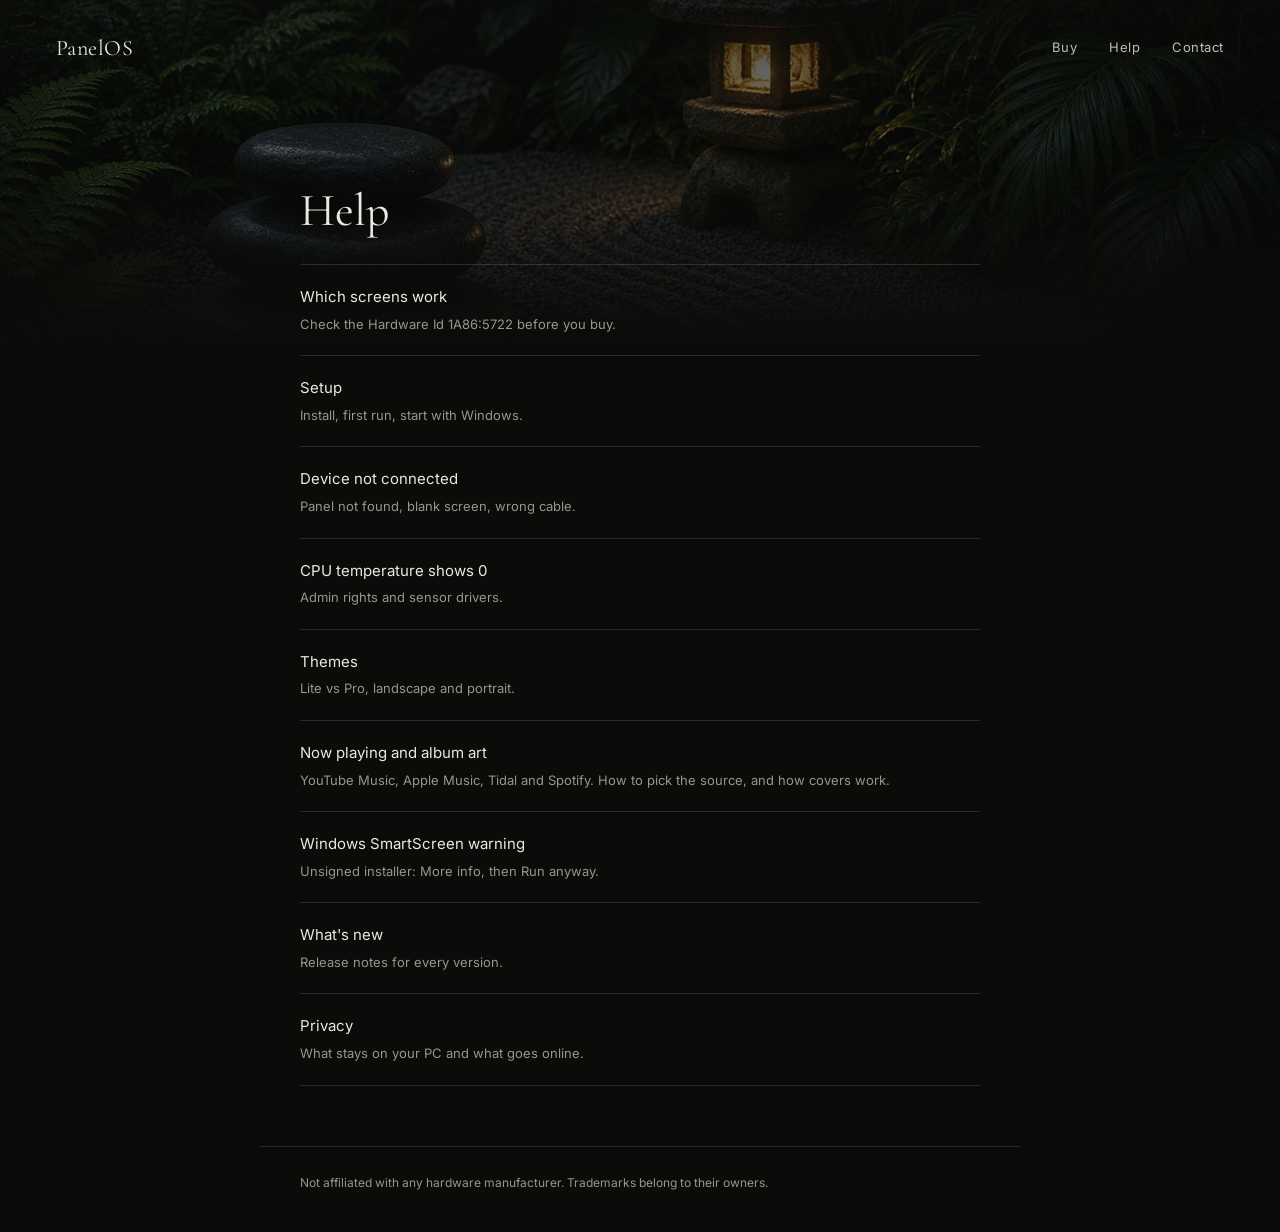
<file: help/index.html>
<!DOCTYPE html>
<html lang="en">
<head>
  <meta charset="utf-8" />
  <meta name="viewport" content="width=device-width, initial-scale=1" />
  <title>Help | PanelOS</title>
  <meta name="description" content="Setup, screen connection, CPU temperature, themes, clock, weather and now playing for PanelOS on 3.5-inch USB PC screens." />
  <meta name="theme-color" content="#0b0b0a" />
  <link rel="stylesheet" href="help.css?v=20261016" />
  <link rel="preconnect" href="https://fonts.googleapis.com" />
  <link href="https://fonts.googleapis.com/css2?family=Cormorant+Garamond:wght@400;500&family=Inter:wght@400;500&display=swap" rel="stylesheet" />
</head>
<body>
<header class="top">
  <a class="name" href="../">PanelOS</a>
  <nav>
    <a href="../get-pro.html">Buy</a>
    <a href="./">Help</a>
    <a href="../#contact">Contact</a>
  </nav>
</header>
<main>
  <section class="help-list">
    <h1>Help</h1>
    <ul>
      <li><a href="compatible-screens.html">Which screens work<span>Check the Hardware Id 1A86:5722 before you buy.</span></a></li>
      <li><a href="setup.html">Setup<span>Install, first run, start with Windows.</span></a></li>
      <li><a href="device-not-connected.html">Device not connected<span>Panel not found, blank screen, wrong cable.</span></a></li>
      <li><a href="cpu-temperature-zero.html">CPU temperature shows 0<span>Admin rights and sensor drivers.</span></a></li>
      <li><a href="themes.html">Themes<span>Lite vs Pro, landscape and portrait.</span></a></li>
      <li><a href="spotify.html">Now playing and album art<span>YouTube Music, Apple Music, Tidal and Spotify. How to pick the source, and how covers work.</span></a></li>
      <li><a href="smartscreen.html">Windows SmartScreen warning<span>Unsigned installer: More info, then Run anyway.</span></a></li>
      <li><a href="whats-new.html">What's new<span>Release notes for every version.</span></a></li>
      <li><a href="privacy.html">Privacy<span>What stays on your PC and what goes online.</span></a></li>
    </ul>
  </section>
</main>
<footer class="foot">
  <p class="legal">Not affiliated with any hardware manufacturer. Trademarks belong to their owners.</p>
</footer>
</body>
</html>
</file>
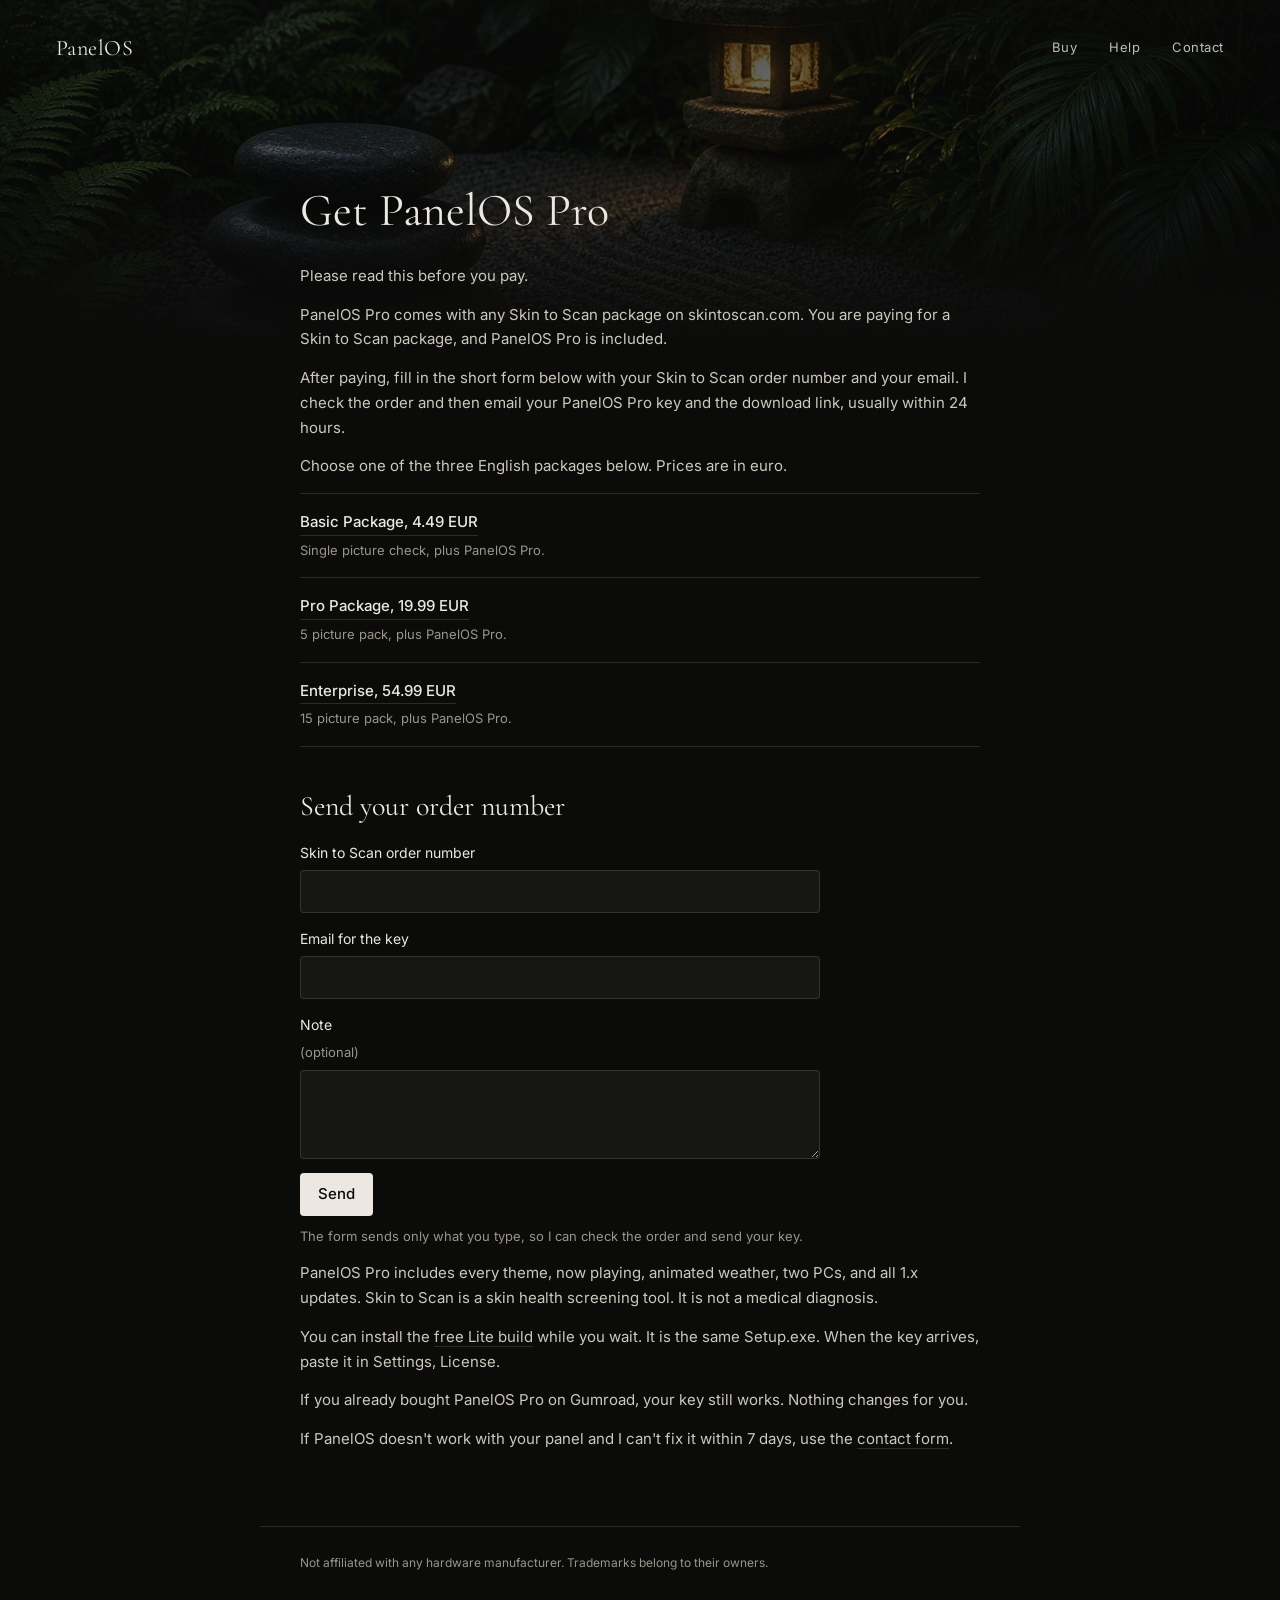
<file: get-pro.html>
<!DOCTYPE html>
<html lang="en">
<head>
  <meta charset="utf-8" />
  <meta name="viewport" content="width=device-width, initial-scale=1" />
  <title>Get PanelOS Pro</title>
  <meta name="description" content="PanelOS Pro comes with any Skin to Scan package. Read this before you pay, then choose Basic, Pro or Enterprise on skintoscan.com." />
  <link rel="canonical" href="https://emirmrkaljevic.github.io/panelos-site/get-pro.html" />
  <meta name="theme-color" content="#0b0b0a" />
  <link rel="stylesheet" href="help/help.css?v=20261128" />
  <link rel="preconnect" href="https://fonts.googleapis.com" />
  <link href="https://fonts.googleapis.com/css2?family=Cormorant+Garamond:wght@400;500&family=Inter:wght@400;500&display=swap" rel="stylesheet" />
</head>
<body>
<header class="top">
  <a class="name" href="./">PanelOS</a>
  <nav>
    <a href="get-pro.html">Buy</a>
    <a href="help/">Help</a>
    <a href="./#contact">Contact</a>
  </nav>
</header>
<main>
  <section class="article">
    <h1>Get PanelOS Pro</h1>
    <p>Please read this before you pay.</p>
    <p>PanelOS Pro comes with any Skin to Scan package on skintoscan.com. You are paying for a Skin to Scan package, and PanelOS Pro is included.</p>
    <p>After paying, fill in the short form below with your Skin to Scan order number and your email. I check the order and then email your PanelOS Pro key and the download link, usually within 24 hours.</p>
    <p>Choose one of the three English packages below. Prices are in euro.</p>
    <ul class="packages">
      <li>
        <a href="https://skintoscan.com/cart/?add-to-cart=138">Basic Package, 4.49 EUR</a>
        <span>Single picture check, plus PanelOS Pro.</span>
      </li>
      <li>
        <a href="https://skintoscan.com/cart/?add-to-cart=139">Pro Package, 19.99 EUR</a>
        <span>5 picture pack, plus PanelOS Pro.</span>
      </li>
      <li>
        <a href="https://skintoscan.com/cart/?add-to-cart=140">Enterprise, 54.99 EUR</a>
        <span>15 picture pack, plus PanelOS Pro.</span>
      </li>
    </ul>
    <h2 id="order">Send your order number</h2>
    <form id="pro-order" class="order-form" action="https://formsubmit.co/0cdc159656993734f401feae6f3fddb1" method="POST">
      <input type="hidden" name="_subject" value="PanelOS Pro order" />
      <input type="hidden" name="_template" value="table" />
      <input type="hidden" name="_captcha" value="false" />
      <div class="hp" aria-hidden="true">
        <label>Leave this empty <input type="text" name="_honey" tabindex="-1" autocomplete="off" /></label>
      </div>
      <label>Skin to Scan order number <input type="text" name="order" required maxlength="40" autocomplete="off" /></label>
      <label>Email for the key <input type="email" name="email" required maxlength="120" autocomplete="email" /></label>
      <label>Note <span class="opt">(optional)</span> <textarea name="note" rows="3" maxlength="600"></textarea></label>
      <p class="form-row">
        <button type="submit">Send</button>
        <span class="status" id="po-status" role="status" aria-live="polite"></span>
      </p>
    </form>
    <p class="small">The form sends only what you type, so I can check the order and send your key.</p>
    <p>PanelOS Pro includes every theme, now playing, animated weather, two PCs, and all 1.x updates. Skin to Scan is a skin health screening tool. It is not a medical diagnosis.</p>
    <p>You can install the <a href="https://github.com/emirmrkaljevic/panelos-site/releases/latest/download/PanelOS-Setup.exe">free Lite build</a> while you wait. It is the same Setup.exe. When the key arrives, paste it in Settings, License.</p>
    <p>If you already bought PanelOS Pro on Gumroad, your key still works. Nothing changes for you.</p>
    <p>If PanelOS doesn't work with your panel and I can't fix it within 7 days, use the <a href="./#contact">contact form</a>.</p>
  </section>
</main>
<footer class="foot">
  <p class="legal">Not affiliated with any hardware manufacturer. Trademarks belong to their owners.</p>
</footer>
<script>
(function () {
  var form = document.getElementById('pro-order');
  if (!form) return;
  var status = document.getElementById('po-status');
  var button = form.querySelector('button[type="submit"]');
  function say(msg, kind) { status.textContent = msg; status.className = 'status ' + (kind || ''); }
  form.addEventListener('submit', function (e) {
    e.preventDefault();
    say('');
    if (form.elements._honey.value) { form.reset(); say('Thanks, sent.', 'ok'); return; }
    if (!form.checkValidity()) { say('Please add your order number and a valid email.', 'err'); return; }
    var endpoint = form.getAttribute('action').replace('formsubmit.co/', 'formsubmit.co/ajax/');
    if (/FORMSUBMIT_ALIAS/.test(endpoint)) { say("The form isn't connected yet. Please use the contact form.", 'err'); return; }
    button.disabled = true; say('Sending...');
    fetch(endpoint, { method: 'POST', body: new FormData(form), headers: { Accept: 'application/json' } })
      .then(function (r) { return r.json().catch(function () { return {}; }).then(function (j) { return { ok: r.ok, j: j }; }); })
      .then(function (res) {
        if (res.ok && String(res.j.success) !== 'false') { form.reset(); say("Thanks, sent. I'll email your key after I check the order.", 'ok'); }
        else { say('Not sent. Please try again or use the contact form.', 'err'); }
      })
      .catch(function () { say('Not sent. Check your connection and try again.', 'err'); })
      .then(function () { button.disabled = false; });
  });
})();
</script>
</body>
</html>
</file>
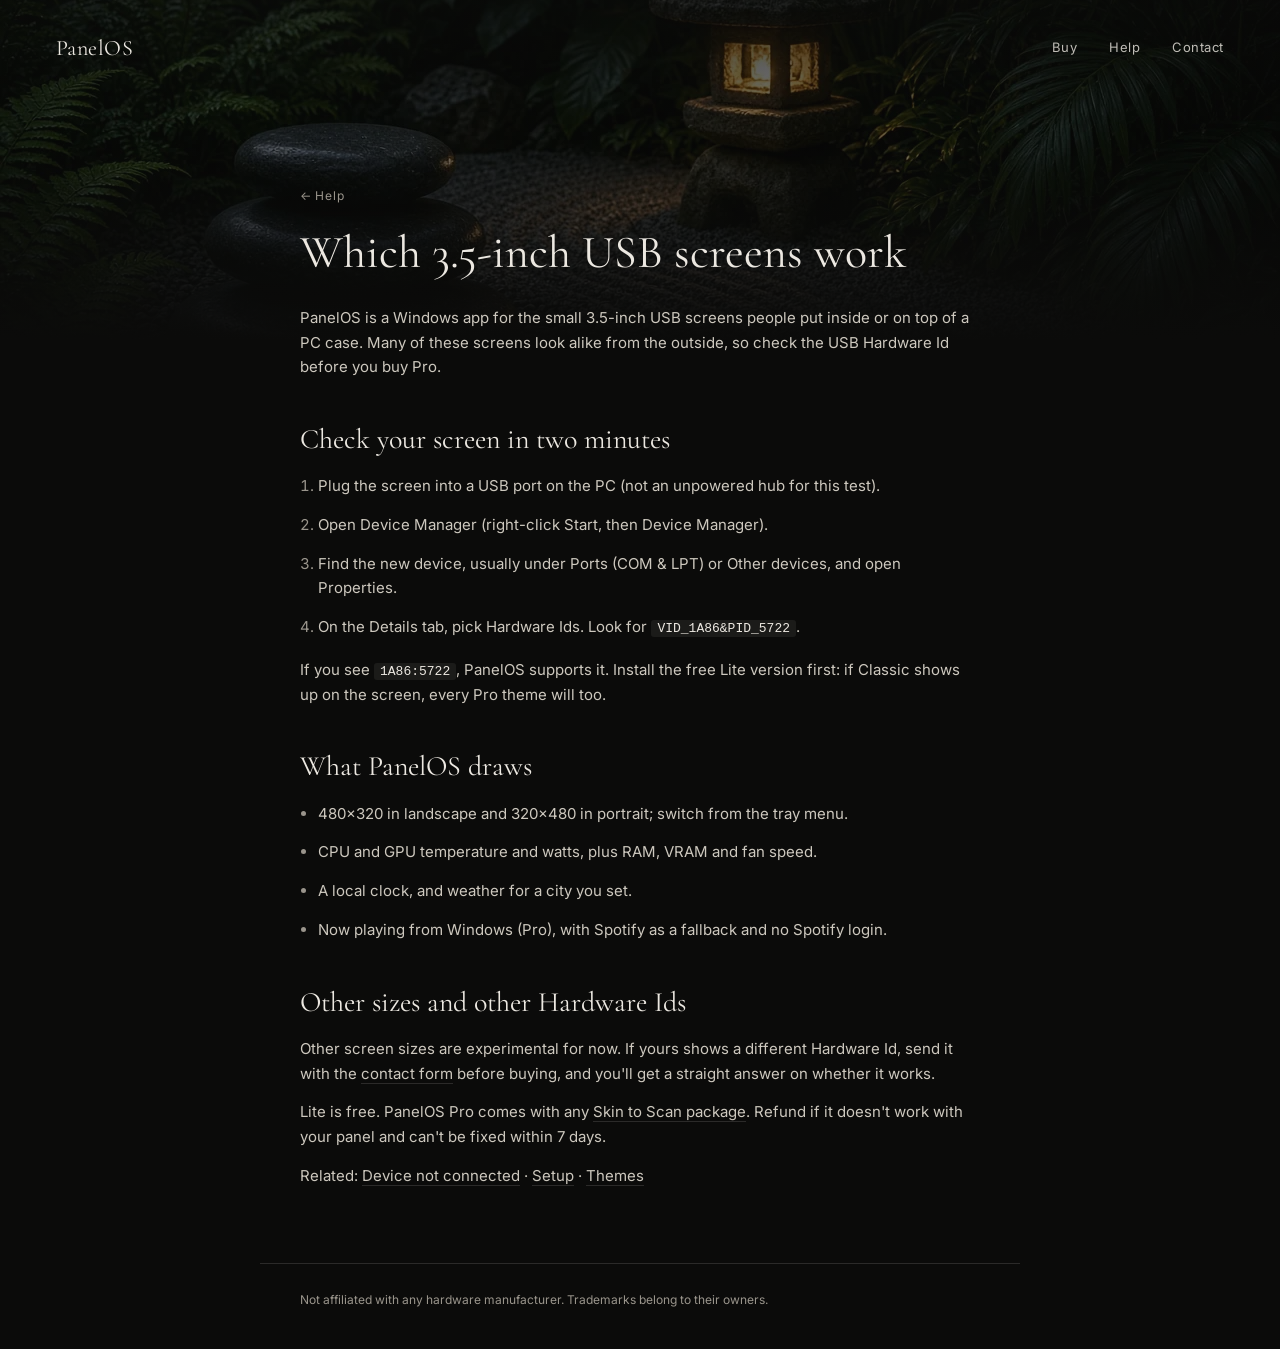
<file: help/compatible-screens.html>
<!DOCTYPE html>
<html lang="en">
<head>
  <meta charset="utf-8" />
  <meta name="viewport" content="width=device-width, initial-scale=1" />
  <title>Which 3.5-inch USB screens work with PanelOS | PanelOS Help</title>
  <meta name="description" content="How to check if your 3.5-inch USB PC screen works with PanelOS: find the Hardware Id 1A86:5722 in Windows Device Manager, landscape 480x320 or portrait 320x480." />
  <link rel="canonical" href="https://emirmrkaljevic.github.io/panelos-site/help/compatible-screens.html" />
  <meta name="theme-color" content="#0b0b0a" />
  <link rel="stylesheet" href="help.css?v=20261016" />
  <link rel="preconnect" href="https://fonts.googleapis.com" />
  <link href="https://fonts.googleapis.com/css2?family=Cormorant+Garamond:wght@400;500&family=Inter:wght@400;500&display=swap" rel="stylesheet" />
</head>
<body>
<header class="top">
  <a class="name" href="../">PanelOS</a>
  <nav>
    <a href="../get-pro.html">Buy</a>
    <a href="./">Help</a>
    <a href="../#contact">Contact</a>
  </nav>
</header>
<main>
  <section class="article">
    <p class="crumb"><a class="back" href="./">← Help</a></p>
    <h1>Which 3.5-inch USB screens work</h1>
    <p>PanelOS is a Windows app for the small 3.5-inch USB screens people put inside or on top of a PC case. Many of these screens look alike from the outside, so check the USB Hardware Id before you buy Pro.</p>
    <h2>Check your screen in two minutes</h2>
    <ol>
      <li>Plug the screen into a USB port on the PC (not an unpowered hub for this test).</li>
      <li>Open Device Manager (right-click Start, then Device Manager).</li>
      <li>Find the new device, usually under Ports (COM &amp; LPT) or Other devices, and open Properties.</li>
      <li>On the Details tab, pick Hardware Ids. Look for <code>VID_1A86&amp;PID_5722</code>.</li>
    </ol>
    <p>If you see <code>1A86:5722</code>, PanelOS supports it. Install the free Lite version first: if Classic shows up on the screen, every Pro theme will too.</p>
    <h2>What PanelOS draws</h2>
    <ul>
      <li>480×320 in landscape and 320×480 in portrait; switch from the tray menu.</li>
      <li>CPU and GPU temperature and watts, plus RAM, VRAM and fan speed.</li>
      <li>A local clock, and weather for a city you set.</li>
      <li>Now playing from Windows (Pro), with Spotify as a fallback and no Spotify login.</li>
    </ul>
    <h2>Other sizes and other Hardware Ids</h2>
    <p>Other screen sizes are experimental for now. If yours shows a different Hardware Id, send it with the <a href="../#contact">contact form</a> before buying, and you'll get a straight answer on whether it works.</p>
    <p>Lite is free. PanelOS Pro comes with any <a href="../get-pro.html">Skin to Scan package</a>. Refund if it doesn't work with your panel and can't be fixed within 7 days.</p>
    <p>Related: <a href="device-not-connected.html">Device not connected</a> · <a href="setup.html">Setup</a> · <a href="themes.html">Themes</a></p>
  </section>
</main>
<footer class="foot">
  <p class="legal">Not affiliated with any hardware manufacturer. Trademarks belong to their owners.</p>
</footer>
</body>
</html>
</file>
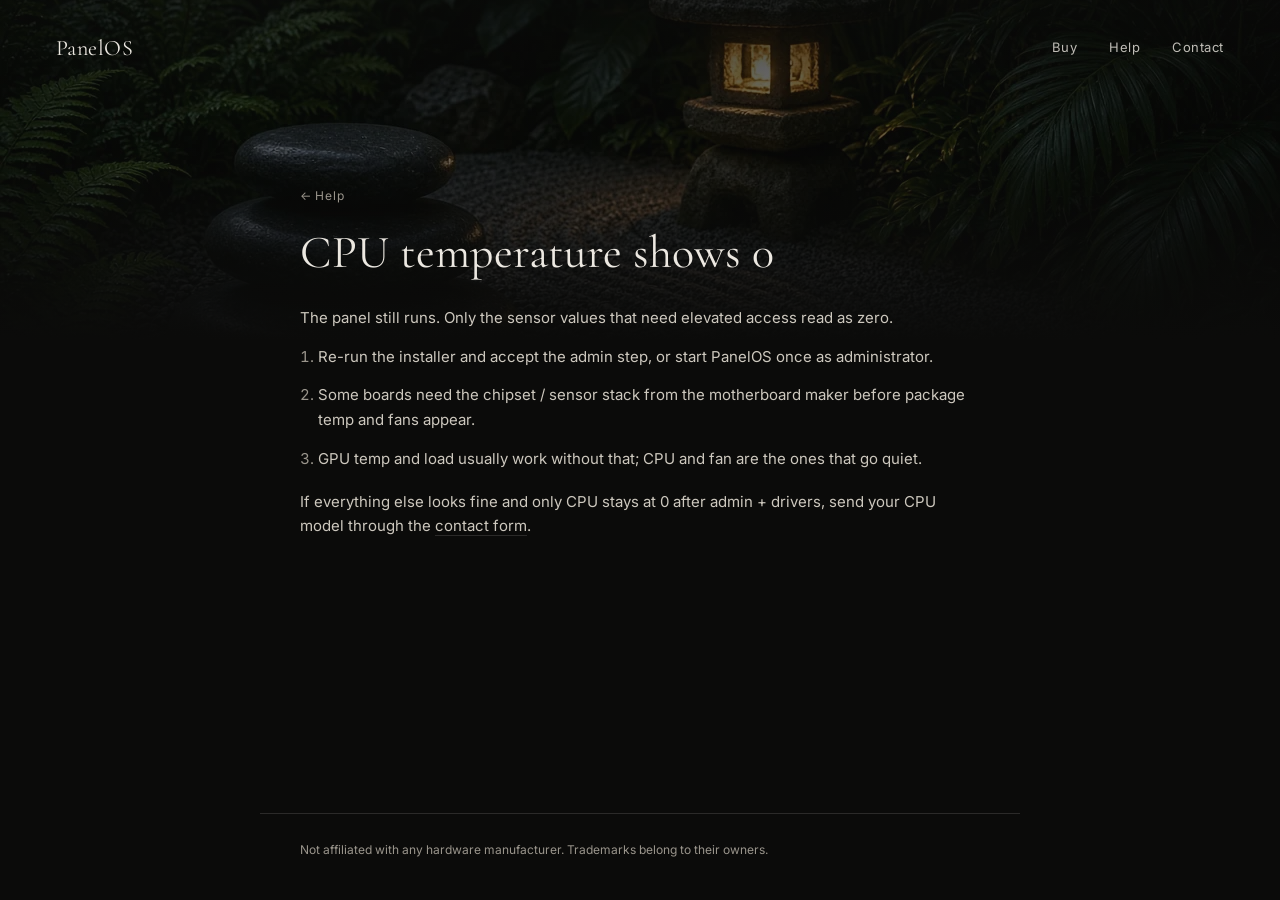
<file: help/cpu-temperature-zero.html>
<!DOCTYPE html>
<html lang="en">
<head>
  <meta charset="utf-8" />
  <meta name="viewport" content="width=device-width, initial-scale=1" />
  <title>CPU temperature shows 0 | PanelOS Help</title>
  <meta name="description" content="Why PanelOS shows CPU temperature 0 and how to fix it with admin rights or a sensor driver." />
  <meta name="theme-color" content="#0b0b0a" />
  <link rel="stylesheet" href="help.css?v=20261016" />
  <link rel="preconnect" href="https://fonts.googleapis.com" />
  <link href="https://fonts.googleapis.com/css2?family=Cormorant+Garamond:wght@400;500&family=Inter:wght@400;500&display=swap" rel="stylesheet" />
</head>
<body>
<header class="top">
  <a class="name" href="../">PanelOS</a>
  <nav>
    <a href="../get-pro.html">Buy</a>
    <a href="./">Help</a>
    <a href="../#contact">Contact</a>
  </nav>
</header>
<main>
  <section class="article">
    <p class="crumb"><a class="back" href="./">← Help</a></p>
    <h1>CPU temperature shows 0</h1>
    <p>The panel still runs. Only the sensor values that need elevated access read as zero.</p>
    <ol>
      <li>Re-run the installer and accept the admin step, or start PanelOS once as administrator.</li>
      <li>Some boards need the chipset / sensor stack from the motherboard maker before package temp and fans appear.</li>
      <li>GPU temp and load usually work without that; CPU and fan are the ones that go quiet.</li>
    </ol>
    <p>If everything else looks fine and only CPU stays at 0 after admin + drivers, send your CPU model through the <a href="../#contact">contact form</a>.</p>
  </section>
</main>
<footer class="foot">
  <p class="legal">Not affiliated with any hardware manufacturer. Trademarks belong to their owners.</p>
</footer>
</body>
</html>
</file>
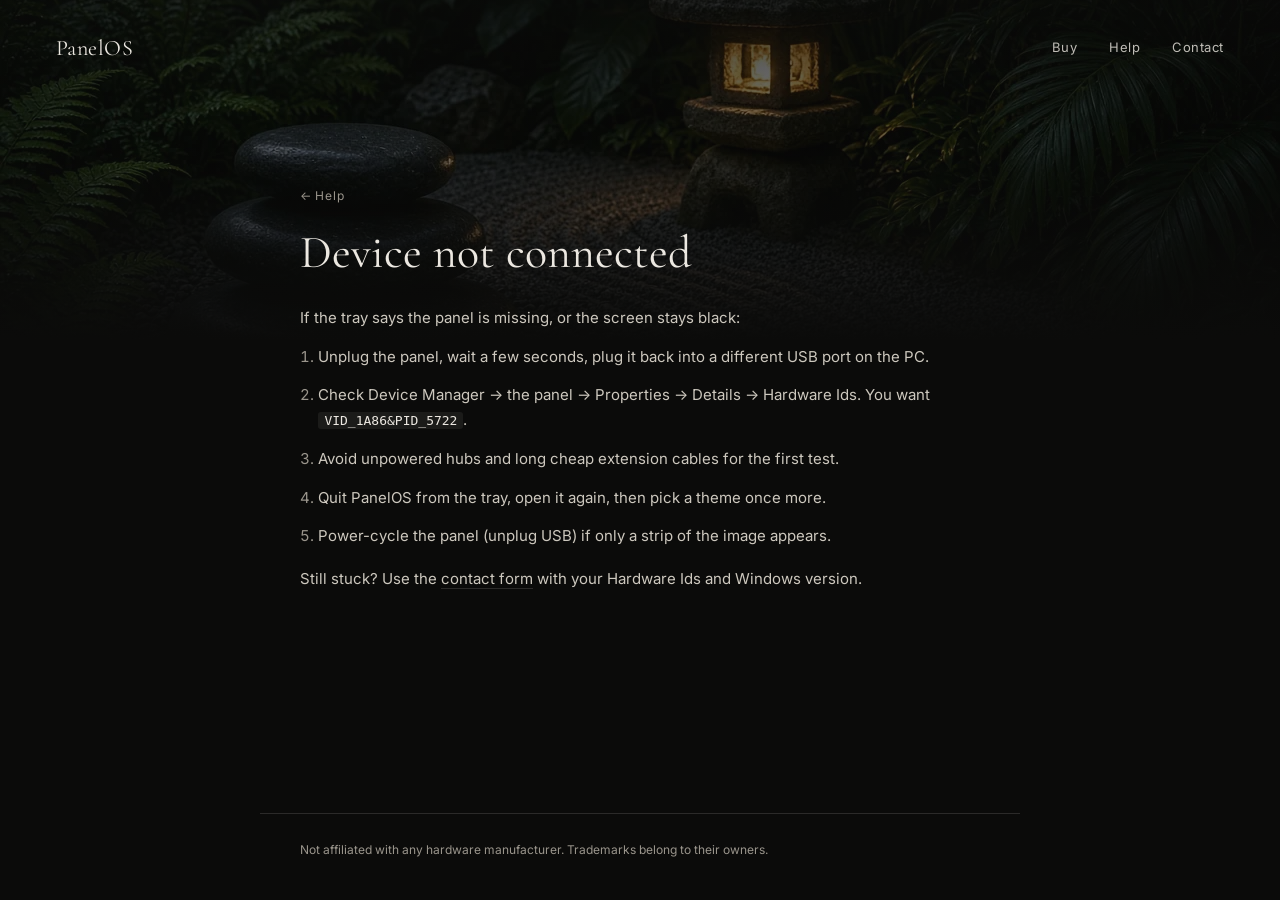
<file: help/device-not-connected.html>
<!DOCTYPE html>
<html lang="en">
<head>
  <meta charset="utf-8" />
  <meta name="viewport" content="width=device-width, initial-scale=1" />
  <title>Device not connected | PanelOS Help</title>
  <meta name="description" content="Fix a blank or missing 3.5-inch USB panel with PanelOS: cable, port, Hardware Ids, and tray reconnect." />
  <meta name="theme-color" content="#0b0b0a" />
  <link rel="stylesheet" href="help.css?v=20261016" />
  <link rel="preconnect" href="https://fonts.googleapis.com" />
  <link href="https://fonts.googleapis.com/css2?family=Cormorant+Garamond:wght@400;500&family=Inter:wght@400;500&display=swap" rel="stylesheet" />
</head>
<body>
<header class="top">
  <a class="name" href="../">PanelOS</a>
  <nav>
    <a href="../get-pro.html">Buy</a>
    <a href="./">Help</a>
    <a href="../#contact">Contact</a>
  </nav>
</header>
<main>
  <section class="article">
    <p class="crumb"><a class="back" href="./">← Help</a></p>
    <h1>Device not connected</h1>
    <p>If the tray says the panel is missing, or the screen stays black:</p>
    <ol>
      <li>Unplug the panel, wait a few seconds, plug it back into a different USB port on the PC.</li>
      <li>Check Device Manager → the panel → Properties → Details → Hardware Ids. You want <code>VID_1A86&amp;PID_5722</code>.</li>
      <li>Avoid unpowered hubs and long cheap extension cables for the first test.</li>
      <li>Quit PanelOS from the tray, open it again, then pick a theme once more.</li>
      <li>Power-cycle the panel (unplug USB) if only a strip of the image appears.</li>
    </ol>
    <p>Still stuck? Use the <a href="../#contact">contact form</a> with your Hardware Ids and Windows version.</p>
  </section>
</main>
<footer class="foot">
  <p class="legal">Not affiliated with any hardware manufacturer. Trademarks belong to their owners.</p>
</footer>
</body>
</html>
</file>
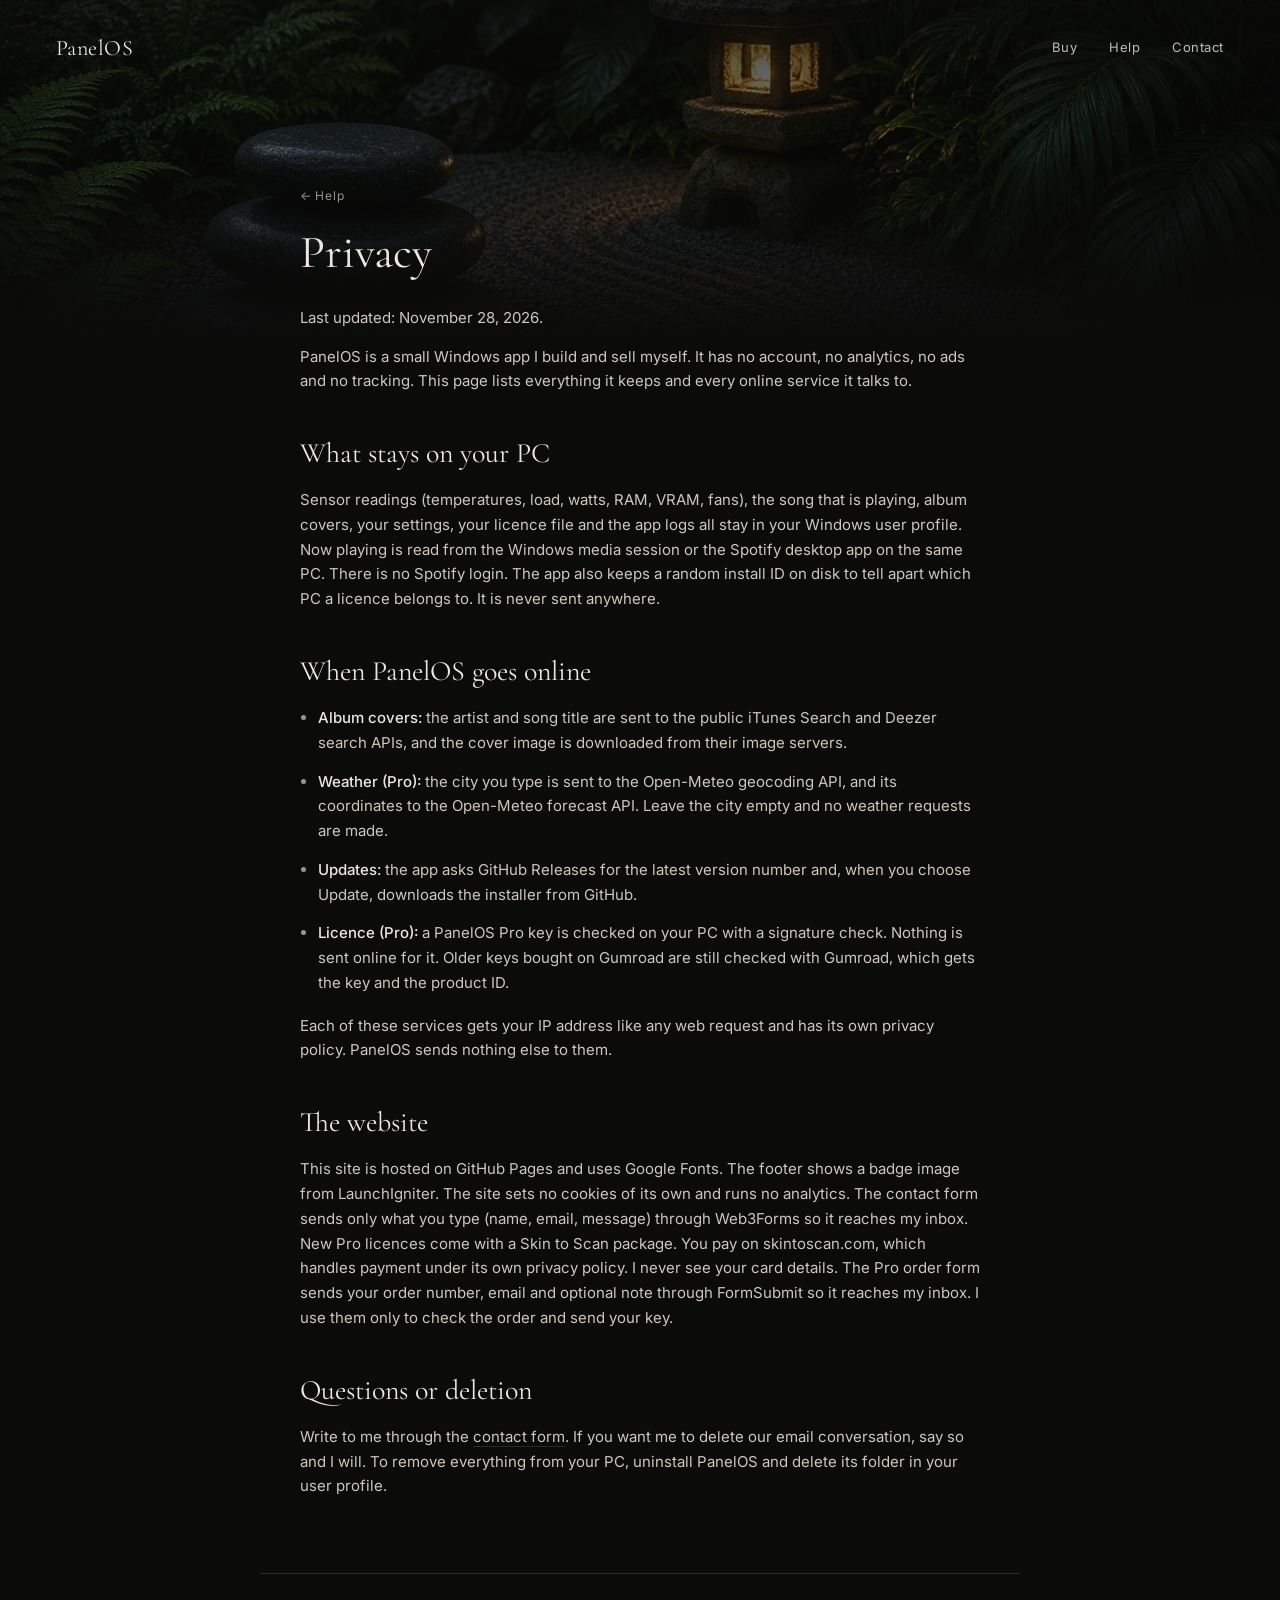
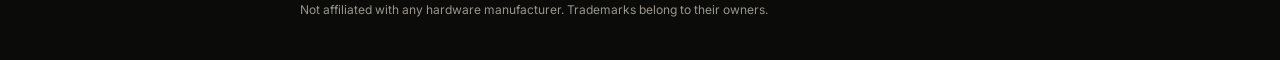
<file: help/privacy.html>
<!DOCTYPE html>
<html lang="en">
<head>
  <meta charset="utf-8" />
  <meta name="viewport" content="width=device-width, initial-scale=1" />
  <title>Privacy | PanelOS</title>
  <meta name="description" content="What PanelOS keeps on your PC, which online services it talks to, and what the website loads." />
  <meta name="theme-color" content="#0b0b0a" />
  <link rel="stylesheet" href="help.css?v=20261016" />
  <link rel="preconnect" href="https://fonts.googleapis.com" />
  <link href="https://fonts.googleapis.com/css2?family=Cormorant+Garamond:wght@400;500&family=Inter:wght@400;500&display=swap" rel="stylesheet" />
</head>
<body>
<header class="top">
  <a class="name" href="../">PanelOS</a>
  <nav>
    <a href="../get-pro.html">Buy</a>
    <a href="./">Help</a>
    <a href="../#contact">Contact</a>
  </nav>
</header>
<main>
  <section class="article">
    <p class="crumb"><a class="back" href="./">← Help</a></p>
    <h1>Privacy</h1>
    <p>Last updated: November 28, 2026.</p>
    <p>PanelOS is a small Windows app I build and sell myself. It has no account, no analytics, no ads and no tracking. This page lists everything it keeps and every online service it talks to.</p>
    <h2>What stays on your PC</h2>
    <p>Sensor readings (temperatures, load, watts, RAM, VRAM, fans), the song that is playing, album covers, your settings, your licence file and the app logs all stay in your Windows user profile. Now playing is read from the Windows media session or the Spotify desktop app on the same PC. There is no Spotify login. The app also keeps a random install ID on disk to tell apart which PC a licence belongs to. It is never sent anywhere.</p>
    <h2>When PanelOS goes online</h2>
    <ul>
      <li><strong>Album covers:</strong> the artist and song title are sent to the public iTunes Search and Deezer search APIs, and the cover image is downloaded from their image servers.</li>
      <li><strong>Weather (Pro):</strong> the city you type is sent to the Open-Meteo geocoding API, and its coordinates to the Open-Meteo forecast API. Leave the city empty and no weather requests are made.</li>
      <li><strong>Updates:</strong> the app asks GitHub Releases for the latest version number and, when you choose Update, downloads the installer from GitHub.</li>
      <li><strong>Licence (Pro):</strong> a PanelOS Pro key is checked on your PC with a signature check. Nothing is sent online for it. Older keys bought on Gumroad are still checked with Gumroad, which gets the key and the product ID.</li>
    </ul>
    <p>Each of these services gets your IP address like any web request and has its own privacy policy. PanelOS sends nothing else to them.</p>
    <h2>The website</h2>
    <p>This site is hosted on GitHub Pages and uses Google Fonts. The footer shows a badge image from LaunchIgniter. The site sets no cookies of its own and runs no analytics. The contact form sends only what you type (name, email, message) through Web3Forms so it reaches my inbox. New Pro licences come with a Skin to Scan package. You pay on skintoscan.com, which handles payment under its own privacy policy. I never see your card details. The Pro order form sends your order number, email and optional note through FormSubmit so it reaches my inbox. I use them only to check the order and send your key.</p>
    <h2>Questions or deletion</h2>
    <p>Write to me through the <a href="../#contact">contact form</a>. If you want me to delete our email conversation, say so and I will. To remove everything from your PC, uninstall PanelOS and delete its folder in your user profile.</p>
  </section>
</main>
<footer class="foot">
  <p class="legal">Not affiliated with any hardware manufacturer. Trademarks belong to their owners.</p>
</footer>
</body>
</html>
</file>
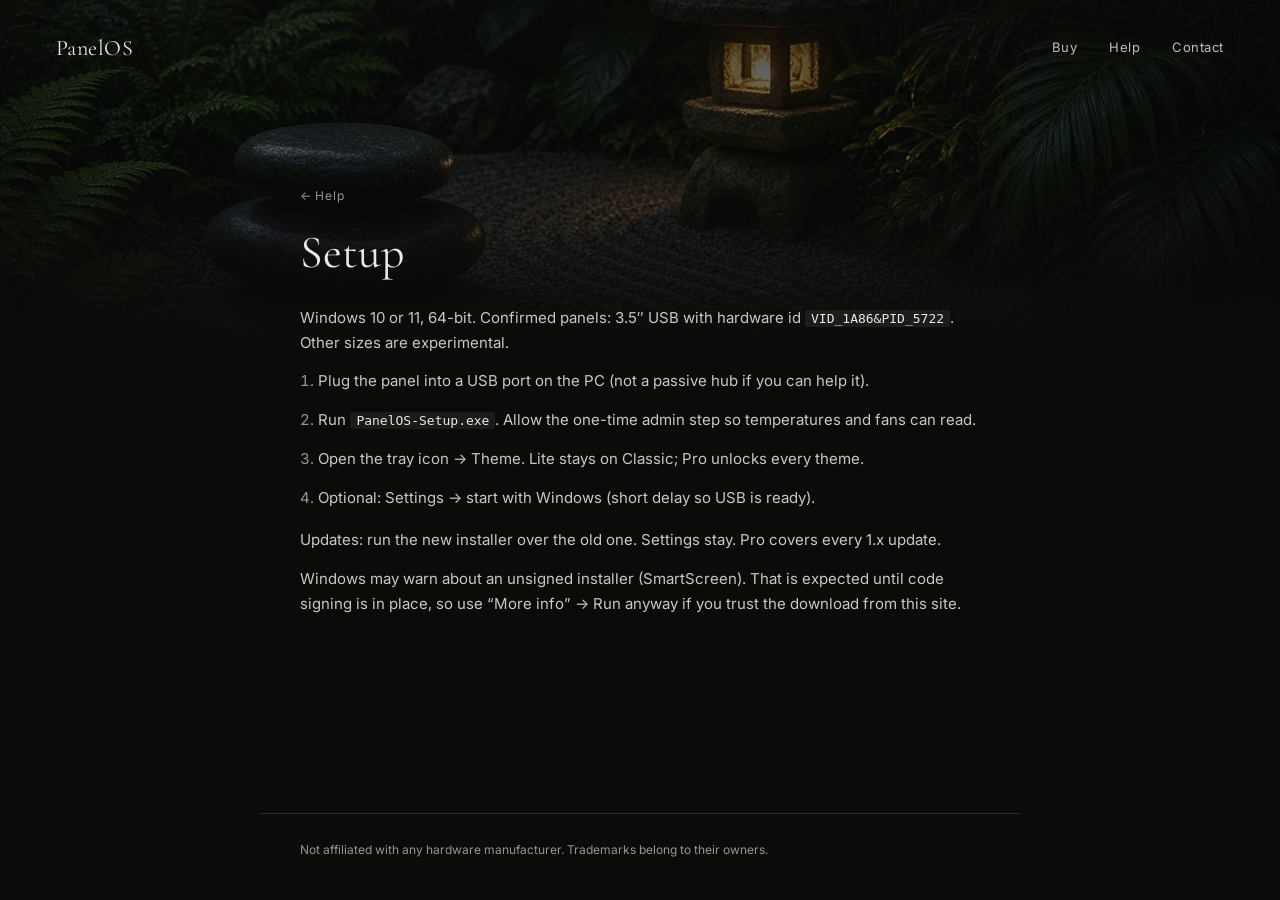
<file: help/setup.html>
<!DOCTYPE html>
<html lang="en">
<head>
  <meta charset="utf-8" />
  <meta name="viewport" content="width=device-width, initial-scale=1" />
  <title>Setup | PanelOS Help</title>
  <meta name="description" content="How to install PanelOS on Windows 10/11 for a 3.5-inch USB PC screen (1A86:5722)." />
  <meta name="theme-color" content="#0b0b0a" />
  <link rel="stylesheet" href="help.css?v=20261016" />
  <link rel="preconnect" href="https://fonts.googleapis.com" />
  <link href="https://fonts.googleapis.com/css2?family=Cormorant+Garamond:wght@400;500&family=Inter:wght@400;500&display=swap" rel="stylesheet" />
</head>
<body>
<header class="top">
  <a class="name" href="../">PanelOS</a>
  <nav>
    <a href="../get-pro.html">Buy</a>
    <a href="./">Help</a>
    <a href="../#contact">Contact</a>
  </nav>
</header>
<main>
  <section class="article">
    <p class="crumb"><a class="back" href="./">← Help</a></p>
    <h1>Setup</h1>
    <p>Windows 10 or 11, 64-bit. Confirmed panels: 3.5″ USB with hardware id <code>VID_1A86&amp;PID_5722</code>. Other sizes are experimental.</p>
    <ol>
      <li>Plug the panel into a USB port on the PC (not a passive hub if you can help it).</li>
      <li>Run <code>PanelOS-Setup.exe</code>. Allow the one-time admin step so temperatures and fans can read.</li>
      <li>Open the tray icon → Theme. Lite stays on Classic; Pro unlocks every theme.</li>
      <li>Optional: Settings → start with Windows (short delay so USB is ready).</li>
    </ol>
    <p>Updates: run the new installer over the old one. Settings stay. Pro covers every 1.x update.</p>
    <p>Windows may warn about an unsigned installer (SmartScreen). That is expected until code signing is in place, so use “More info” → Run anyway if you trust the download from this site.</p>
  </section>
</main>
<footer class="foot">
  <p class="legal">Not affiliated with any hardware manufacturer. Trademarks belong to their owners.</p>
</footer>
</body>
</html>
</file>
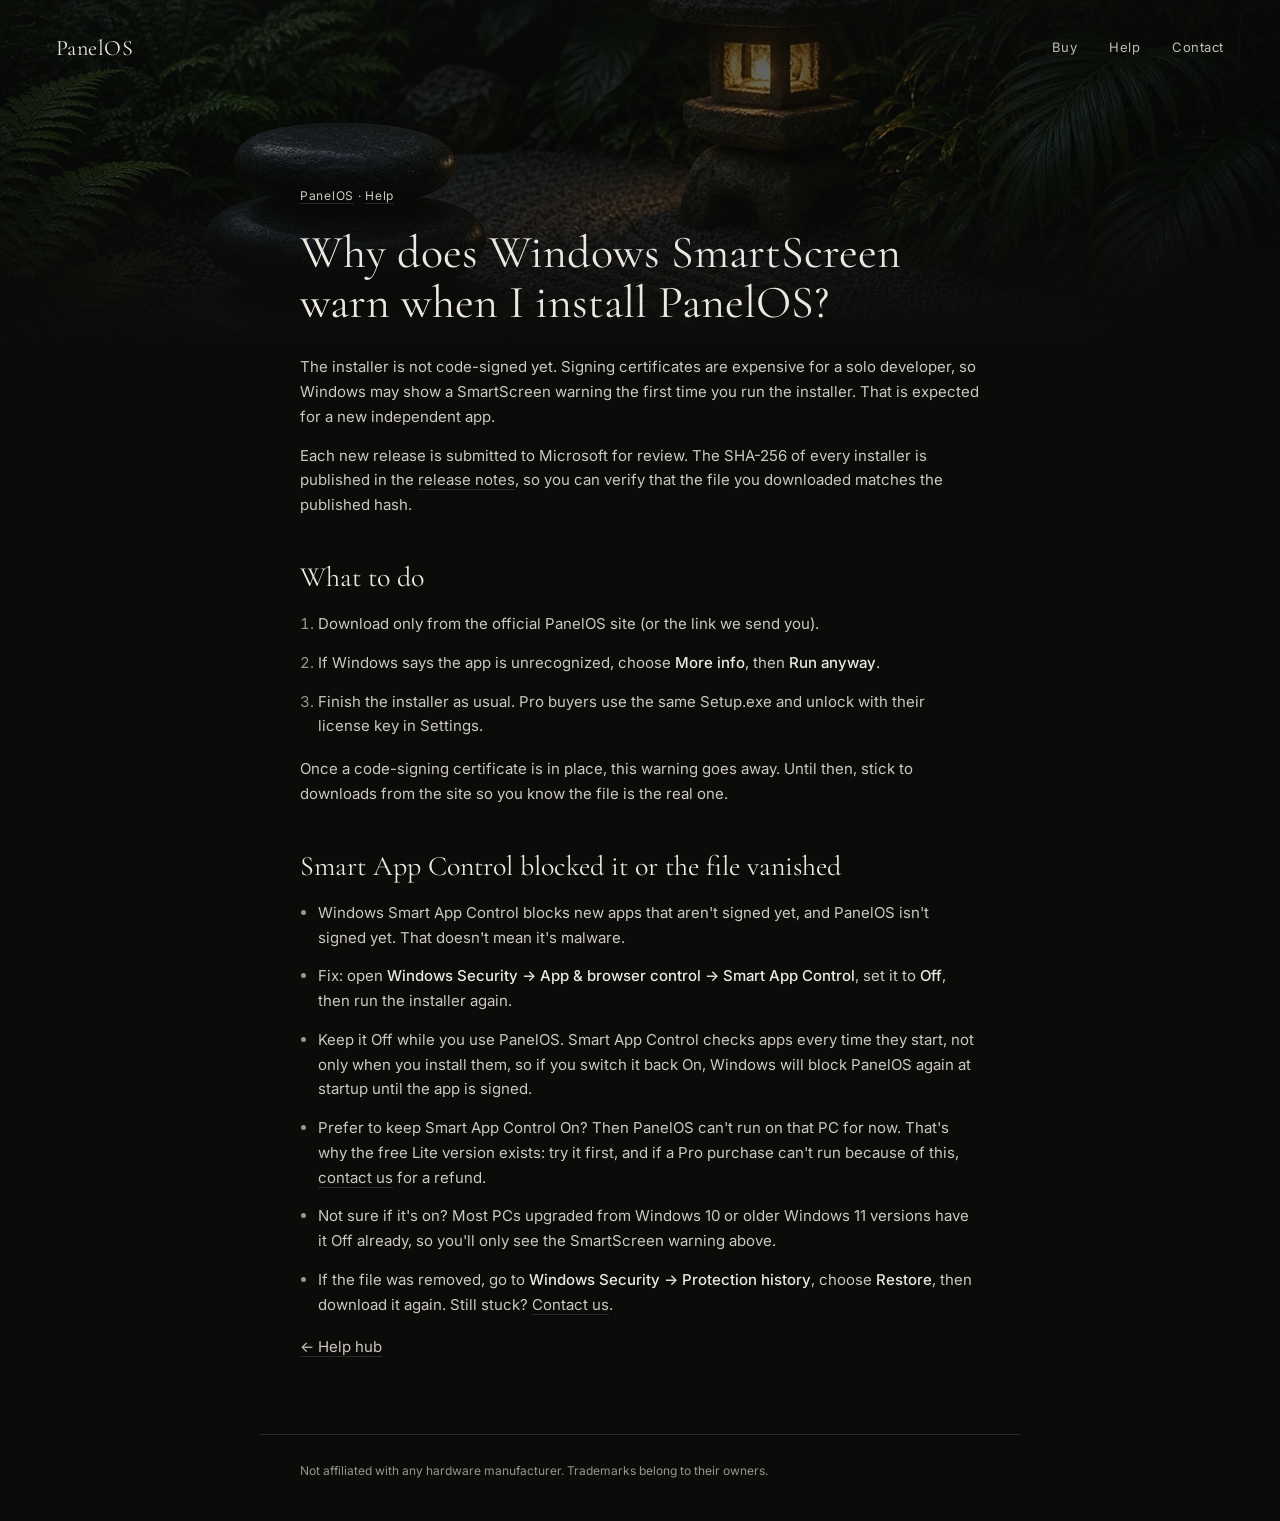
<file: help/smartscreen.html>
<!DOCTYPE html>
<html lang="en">
<head>
  <meta charset="utf-8" />
  <meta name="viewport" content="width=device-width, initial-scale=1" />
  <title>Why does Windows SmartScreen warn when I install PanelOS? | PanelOS Help</title>
  <meta name="description" content="Why Windows SmartScreen may warn when you install PanelOS, how to continue with More info then Run anyway, and how to verify the installer SHA-256." />
  <link rel="canonical" href="https://emirmrkaljevic.github.io/panelos-site/help/smartscreen.html" />
  <meta name="theme-color" content="#0b0b0a" />
  <link rel="stylesheet" href="help.css?v=20261016" />
  <link rel="preconnect" href="https://fonts.googleapis.com" />
  <link href="https://fonts.googleapis.com/css2?family=Cormorant+Garamond:wght@400;500&family=Inter:wght@400;500&display=swap" rel="stylesheet" />
</head>
<body>
<header class="top">
  <a class="name" href="../">PanelOS</a>
  <nav>
    <a href="../get-pro.html">Buy</a>
    <a href="./">Help</a>
    <a href="../#contact">Contact</a>
  </nav>
</header>
<main class="help article">
  <p class="crumb"><a href="../">PanelOS</a> · <a href="./">Help</a></p>
  <h1>Why does Windows SmartScreen warn when I install PanelOS?</h1>
  <p>The installer is not code-signed yet. Signing certificates are expensive for a solo developer, so Windows may show a SmartScreen warning the first time you run the installer. That is expected for a new independent app.</p>
  <p>Each new release is submitted to Microsoft for review. The SHA-256 of every installer is published in the <a href="https://github.com/emirmrkaljevic/panelos-site/releases">release notes</a>, so you can verify that the file you downloaded matches the published hash.</p>
  <h2>What to do</h2>
  <ol>
    <li>Download only from the official PanelOS site (or the link we send you).</li>
    <li>If Windows says the app is unrecognized, choose <strong>More info</strong>, then <strong>Run anyway</strong>.</li>
    <li>Finish the installer as usual. Pro buyers use the same Setup.exe and unlock with their license key in Settings.</li>
  </ol>
  <p>Once a code-signing certificate is in place, this warning goes away. Until then, stick to downloads from the site so you know the file is the real one.</p>
  <h2>Smart App Control blocked it or the file vanished</h2>
  <ul>
    <li>Windows Smart App Control blocks new apps that aren't signed yet, and PanelOS isn't signed yet. That doesn't mean it's malware.</li>
    <li>Fix: open <strong>Windows Security → App &amp; browser control → Smart App Control</strong>, set it to <strong>Off</strong>, then run the installer again.</li>
    <li>Keep it Off while you use PanelOS. Smart App Control checks apps every time they start, not only when you install them, so if you switch it back On, Windows will block PanelOS again at startup until the app is signed.</li>
    <li>Prefer to keep Smart App Control On? Then PanelOS can't run on that PC for now. That's why the free Lite version exists: try it first, and if a Pro purchase can't run because of this, <a href="../#contact">contact us</a> for a refund.</li>
    <li>Not sure if it's on? Most PCs upgraded from Windows 10 or older Windows 11 versions have it Off already, so you'll only see the SmartScreen warning above.</li>
    <li>If the file was removed, go to <strong>Windows Security → Protection history</strong>, choose <strong>Restore</strong>, then download it again. Still stuck? <a href="../#contact">Contact us</a>.</li>
  </ul>
  <p><a href="./">← Help hub</a></p>
</main>
<footer class="foot">
  <p class="legal">Not affiliated with any hardware manufacturer. Trademarks belong to their owners.</p>
</footer>
</body>
</html>
</file>
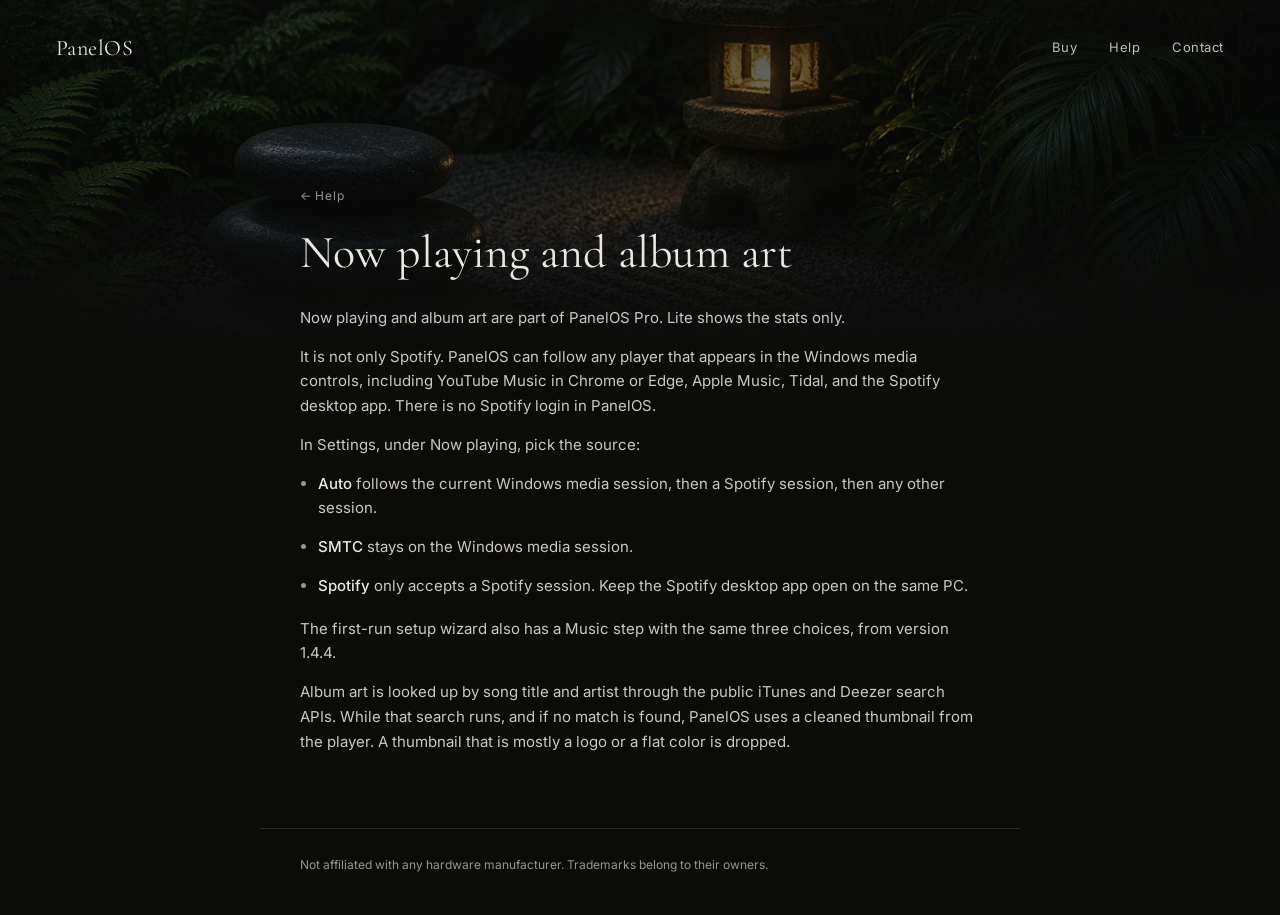
<file: help/spotify.html>
<!DOCTYPE html>
<html lang="en">
<head>
  <meta charset="utf-8" />
  <meta name="viewport" content="width=device-width, initial-scale=1" />
  <title>Now playing and album art | PanelOS Help</title>
  <meta name="description" content="PanelOS can follow any player that appears in the Windows media controls, including YouTube Music, Apple Music, Tidal and the Spotify desktop app. Now playing and covers are Pro only." />
  <meta name="theme-color" content="#0b0b0a" />
  <link rel="stylesheet" href="help.css?v=20261016" />
  <link rel="preconnect" href="https://fonts.googleapis.com" />
  <link href="https://fonts.googleapis.com/css2?family=Cormorant+Garamond:wght@400;500&family=Inter:wght@400;500&display=swap" rel="stylesheet" />
</head>
<body>
<header class="top">
  <a class="name" href="../">PanelOS</a>
  <nav>
    <a href="../get-pro.html">Buy</a>
    <a href="./">Help</a>
    <a href="../#contact">Contact</a>
  </nav>
</header>
<main>
  <section class="article">
    <p class="crumb"><a class="back" href="./">← Help</a></p>
    <h1>Now playing and album art</h1>
    <p>Now playing and album art are part of PanelOS Pro. Lite shows the stats only.</p>
    <p>It is not only Spotify. PanelOS can follow any player that appears in the Windows media controls, including YouTube Music in Chrome or Edge, Apple Music, Tidal, and the Spotify desktop app. There is no Spotify login in PanelOS.</p>
    <p>In Settings, under Now playing, pick the source:</p>
    <ul>
      <li><strong>Auto</strong> follows the current Windows media session, then a Spotify session, then any other session.</li>
      <li><strong>SMTC</strong> stays on the Windows media session.</li>
      <li><strong>Spotify</strong> only accepts a Spotify session. Keep the Spotify desktop app open on the same PC.</li>
    </ul>
    <p>The first-run setup wizard also has a Music step with the same three choices, from version 1.4.4.</p>
    <p>Album art is looked up by song title and artist through the public iTunes and Deezer search APIs. While that search runs, and if no match is found, PanelOS uses a cleaned thumbnail from the player. A thumbnail that is mostly a logo or a flat color is dropped.</p>
  </section>
</main>
<footer class="foot">
  <p class="legal">Not affiliated with any hardware manufacturer. Trademarks belong to their owners.</p>
</footer>
</body>
</html>
</file>
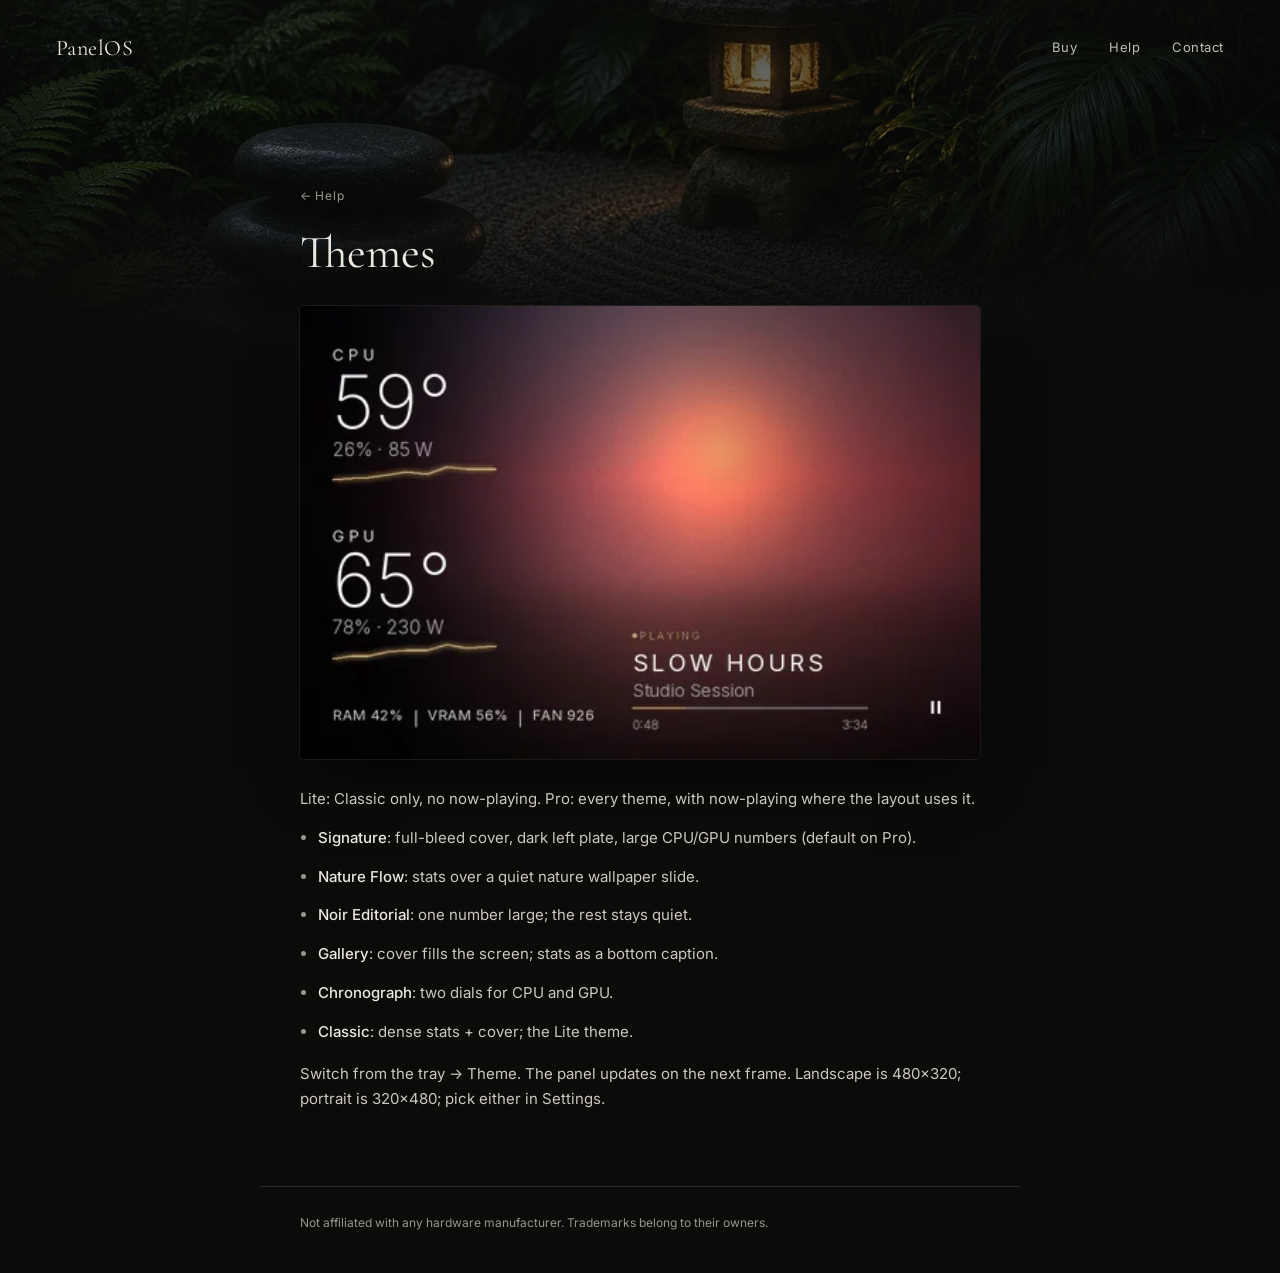
<file: help/themes.html>
<!DOCTYPE html>
<html lang="en">
<head>
  <meta charset="utf-8" />
  <meta name="viewport" content="width=device-width, initial-scale=1" />
  <title>Themes | PanelOS Help</title>
  <meta name="description" content="PanelOS themes: Lite Classic vs Pro Signature, Nature Flow, Noir, Gallery, Chronograph. Landscape and portrait." />
  <meta name="theme-color" content="#0b0b0a" />
  <link rel="stylesheet" href="help.css?v=20261016" />
  <link rel="preconnect" href="https://fonts.googleapis.com" />
  <link href="https://fonts.googleapis.com/css2?family=Cormorant+Garamond:wght@400;500&family=Inter:wght@400;500&display=swap" rel="stylesheet" />
</head>
<body>
<header class="top">
  <a class="name" href="../">PanelOS</a>
  <nav>
    <a href="../get-pro.html">Buy</a>
    <a href="./">Help</a>
    <a href="../#contact">Contact</a>
  </nav>
</header>
<main>
  <section class="article">
    <p class="crumb"><a class="back" href="./">← Help</a></p>
    <h1>Themes</h1>
    <video src="../assets/demo_480x320.mp4" poster="../assets/demo_480x320_poster.webp" width="480" height="320" autoplay muted loop playsinline style="width:100%;height:auto;border-radius:6px;margin-bottom:1.2rem" aria-label="Signature changing to Nature Flow on the panel"></video>
    <p>Lite: Classic only, no now-playing. Pro: every theme, with now-playing where the layout uses it.</p>
    <ul>
      <li><strong>Signature</strong>: full-bleed cover, dark left plate, large CPU/GPU numbers (default on Pro).</li>
      <li><strong>Nature Flow</strong>: stats over a quiet nature wallpaper slide.</li>
      <li><strong>Noir Editorial</strong>: one number large; the rest stays quiet.</li>
      <li><strong>Gallery</strong>: cover fills the screen; stats as a bottom caption.</li>
      <li><strong>Chronograph</strong>: two dials for CPU and GPU.</li>
      <li><strong>Classic</strong>: dense stats + cover; the Lite theme.</li>
    </ul>
    <p>Switch from the tray → Theme. The panel updates on the next frame. Landscape is 480×320; portrait is 320×480; pick either in Settings.</p>
  </section>
</main>
<footer class="foot">
  <p class="legal">Not affiliated with any hardware manufacturer. Trademarks belong to their owners.</p>
</footer>
</body>
</html>
</file>
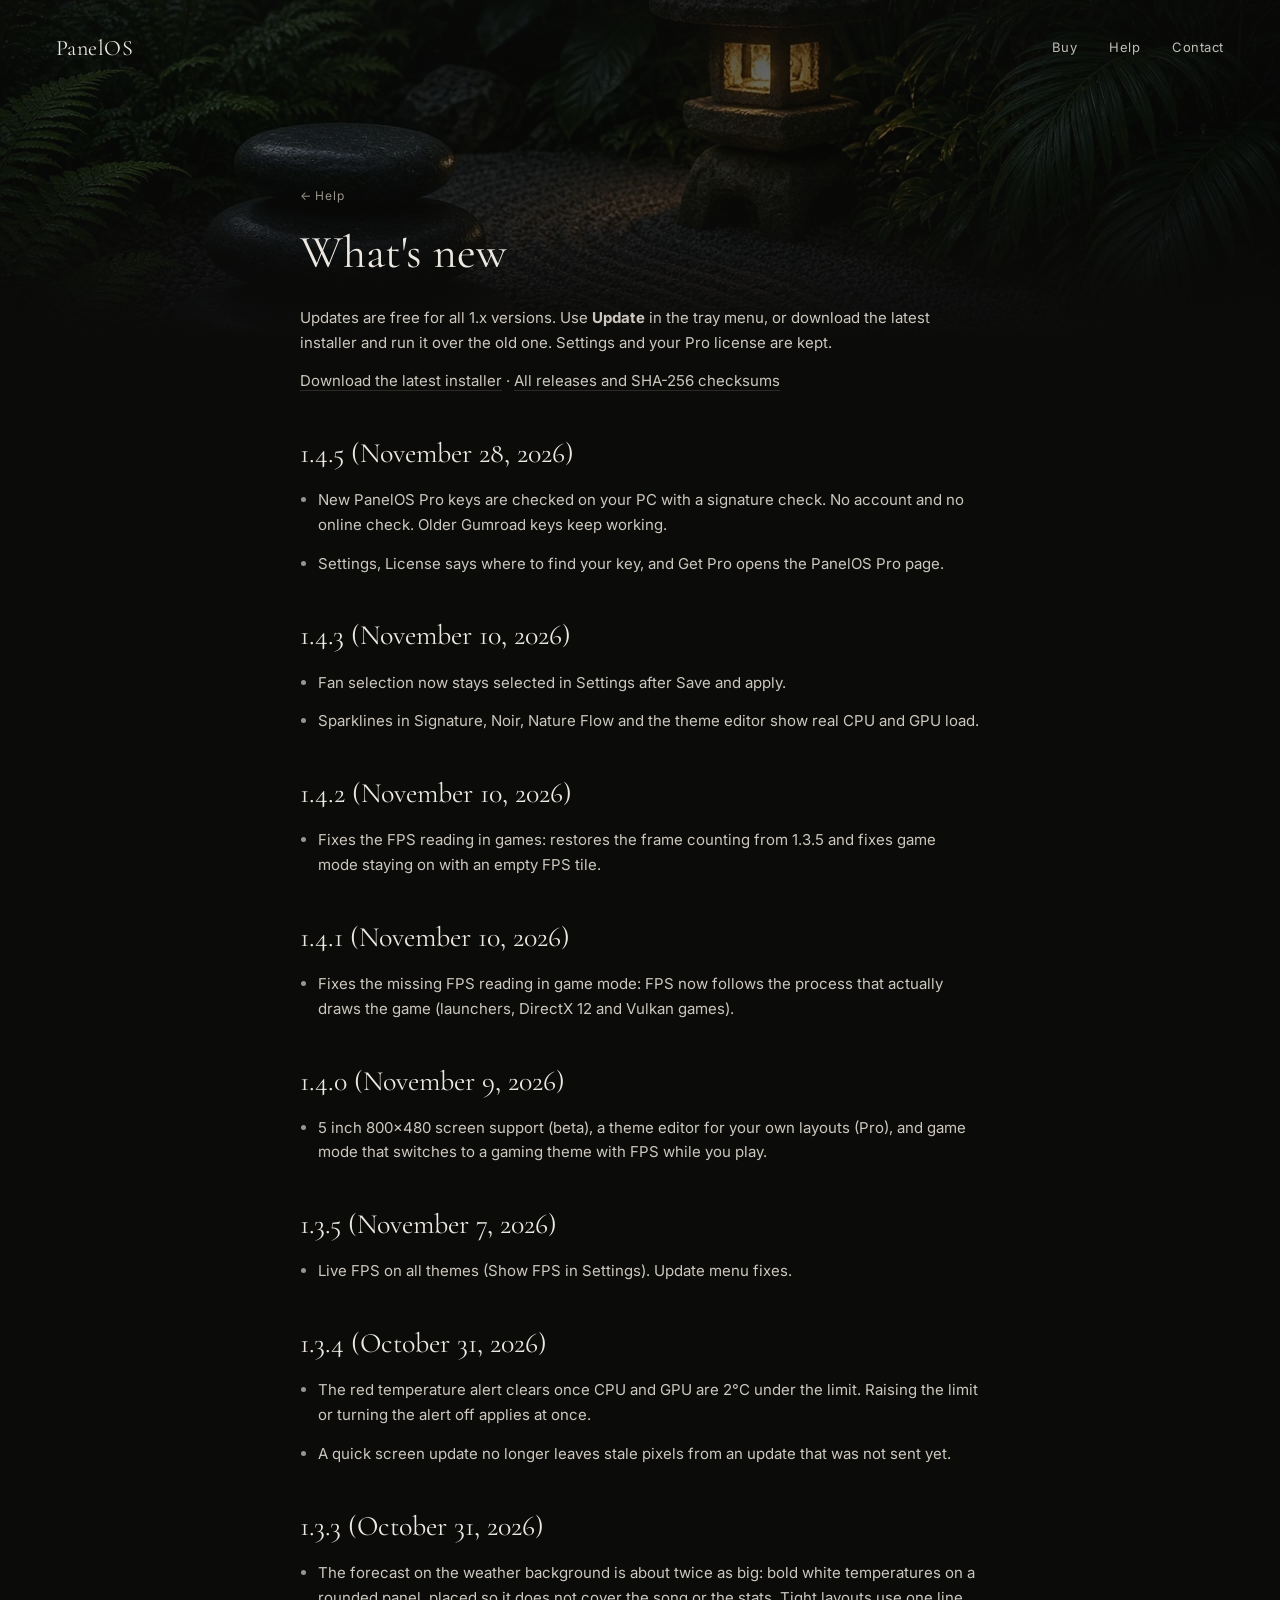
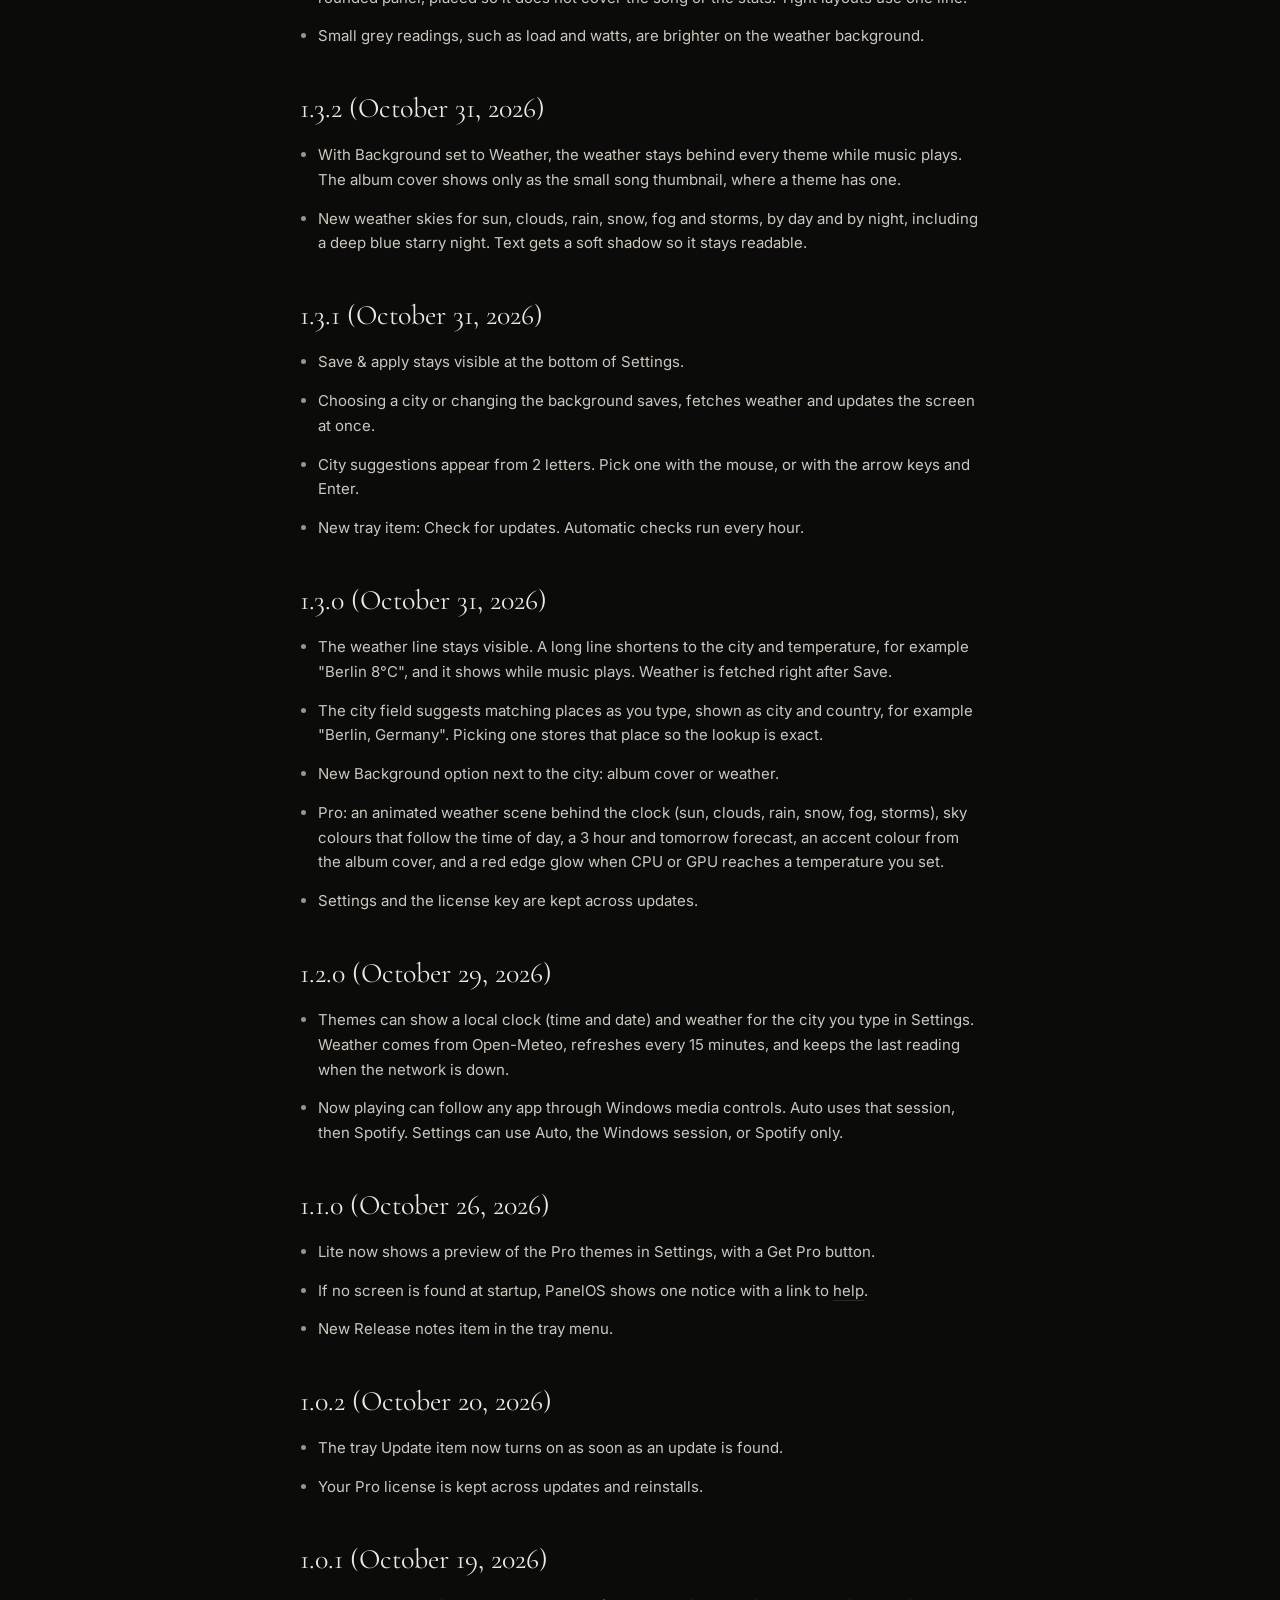
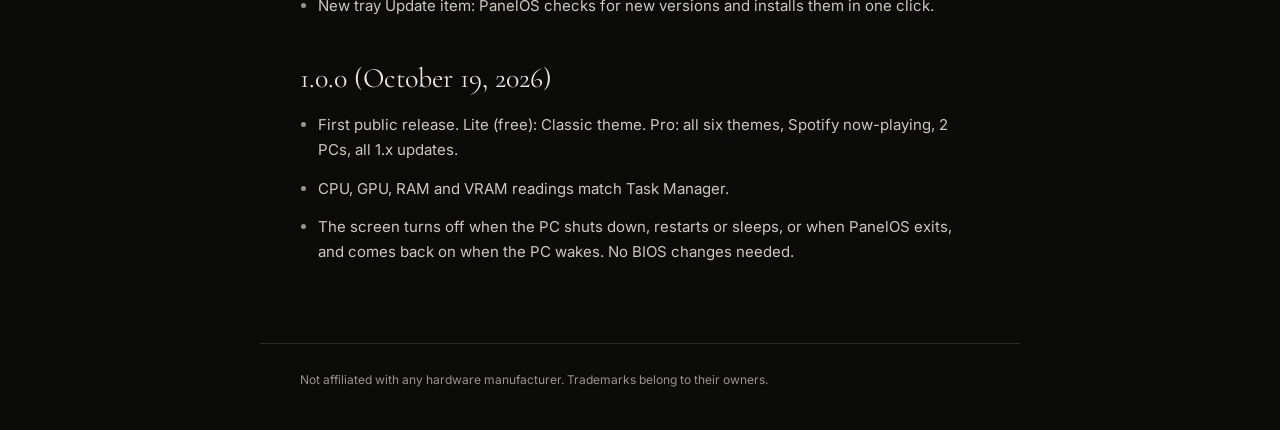
<file: help/whats-new.html>
<!DOCTYPE html>
<html lang="en">
<head>
  <meta charset="utf-8" />
  <meta name="viewport" content="width=device-width, initial-scale=1" />
  <title>What's new | PanelOS Help</title>
  <meta name="description" content="PanelOS release notes: what changed in each version of the Windows app for 3.5-inch USB PC sensor screens." />
  <meta name="theme-color" content="#0b0b0a" />
  <link rel="canonical" href="https://emirmrkaljevic.github.io/panelos-site/help/whats-new.html" />
  <link rel="stylesheet" href="help.css?v=20261016" />
  <link rel="preconnect" href="https://fonts.googleapis.com" />
  <link href="https://fonts.googleapis.com/css2?family=Cormorant+Garamond:wght@400;500&family=Inter:wght@400;500&display=swap" rel="stylesheet" />
</head>
<body>
<header class="top">
  <a class="name" href="../">PanelOS</a>
  <nav>
    <a href="../get-pro.html">Buy</a>
    <a href="./">Help</a>
    <a href="../#contact">Contact</a>
  </nav>
</header>
<main>
  <section class="article">
    <p class="crumb"><a class="back" href="./">← Help</a></p>
    <h1>What's new</h1>
    <p>Updates are free for all 1.x versions. Use <b>Update</b> in the tray menu, or download the latest installer and run it over the old one. Settings and your Pro license are kept.</p>
    <p><a href="https://github.com/emirmrkaljevic/panelos-site/releases/latest/download/PanelOS-Setup.exe">Download the latest installer</a> · <a href="https://github.com/emirmrkaljevic/panelos-site/releases">All releases and SHA-256 checksums</a></p>

    <h2>1.4.5 (November 28, 2026)</h2>
    <ul>
      <li>New PanelOS Pro keys are checked on your PC with a signature check. No account and no online check. Older Gumroad keys keep working.</li>
      <li>Settings, License says where to find your key, and Get Pro opens the PanelOS Pro page.</li>
    </ul>
    <h2>1.4.3 (November 10, 2026)</h2>
    <ul>
      <li>Fan selection now stays selected in Settings after Save and apply.</li>
      <li>Sparklines in Signature, Noir, Nature Flow and the theme editor show real CPU and GPU load.</li>
    </ul>

    <h2>1.4.2 (November 10, 2026)</h2>
    <ul>
      <li>Fixes the FPS reading in games: restores the frame counting from 1.3.5 and fixes game mode staying on with an empty FPS tile.</li>
    </ul>

    <h2>1.4.1 (November 10, 2026)</h2>
    <ul>
      <li>Fixes the missing FPS reading in game mode: FPS now follows the process that actually draws the game (launchers, DirectX 12 and Vulkan games).</li>
    </ul>

    <h2>1.4.0 (November 9, 2026)</h2>
    <ul>
      <li>5 inch 800×480 screen support (beta), a theme editor for your own layouts (Pro), and game mode that switches to a gaming theme with FPS while you play.</li>
    </ul>

    <h2>1.3.5 (November 7, 2026)</h2>
    <ul>
      <li>Live FPS on all themes (Show FPS in Settings). Update menu fixes.</li>
    </ul>

    <h2>1.3.4 (October 31, 2026)</h2>
    <ul>
      <li>The red temperature alert clears once CPU and GPU are 2°C under the limit. Raising the limit or turning the alert off applies at once.</li>
      <li>A quick screen update no longer leaves stale pixels from an update that was not sent yet.</li>
    </ul>

    <h2>1.3.3 (October 31, 2026)</h2>
    <ul>
      <li>The forecast on the weather background is about twice as big: bold white temperatures on a rounded panel, placed so it does not cover the song or the stats. Tight layouts use one line.</li>
      <li>Small grey readings, such as load and watts, are brighter on the weather background.</li>
    </ul>

    <h2>1.3.2 (October 31, 2026)</h2>
    <ul>
      <li>With Background set to Weather, the weather stays behind every theme while music plays. The album cover shows only as the small song thumbnail, where a theme has one.</li>
      <li>New weather skies for sun, clouds, rain, snow, fog and storms, by day and by night, including a deep blue starry night. Text gets a soft shadow so it stays readable.</li>
    </ul>

    <h2>1.3.1 (October 31, 2026)</h2>
    <ul>
      <li>Save &amp; apply stays visible at the bottom of Settings.</li>
      <li>Choosing a city or changing the background saves, fetches weather and updates the screen at once.</li>
      <li>City suggestions appear from 2 letters. Pick one with the mouse, or with the arrow keys and Enter.</li>
      <li>New tray item: Check for updates. Automatic checks run every hour.</li>
    </ul>

    <h2>1.3.0 (October 31, 2026)</h2>
    <ul>
      <li>The weather line stays visible. A long line shortens to the city and temperature, for example "Berlin  8°C", and it shows while music plays. Weather is fetched right after Save.</li>
      <li>The city field suggests matching places as you type, shown as city and country, for example "Berlin, Germany". Picking one stores that place so the lookup is exact.</li>
      <li>New Background option next to the city: album cover or weather.</li>
      <li>Pro: an animated weather scene behind the clock (sun, clouds, rain, snow, fog, storms), sky colours that follow the time of day, a 3 hour and tomorrow forecast, an accent colour from the album cover, and a red edge glow when CPU or GPU reaches a temperature you set.</li>
      <li>Settings and the license key are kept across updates.</li>
    </ul>

    <h2>1.2.0 (October 29, 2026)</h2>
    <ul>
      <li>Themes can show a local clock (time and date) and weather for the city you type in Settings. Weather comes from Open-Meteo, refreshes every 15 minutes, and keeps the last reading when the network is down.</li>
      <li>Now playing can follow any app through Windows media controls. Auto uses that session, then Spotify. Settings can use Auto, the Windows session, or Spotify only.</li>
    </ul>

    <h2>1.1.0 (October 26, 2026)</h2>
    <ul>
      <li>Lite now shows a preview of the Pro themes in Settings, with a Get Pro button.</li>
      <li>If no screen is found at startup, PanelOS shows one notice with a link to <a href="device-not-connected.html">help</a>.</li>
      <li>New Release notes item in the tray menu.</li>
    </ul>

    <h2>1.0.2 (October 20, 2026)</h2>
    <ul>
      <li>The tray Update item now turns on as soon as an update is found.</li>
      <li>Your Pro license is kept across updates and reinstalls.</li>
    </ul>

    <h2>1.0.1 (October 19, 2026)</h2>
    <ul>
      <li>New tray Update item: PanelOS checks for new versions and installs them in one click.</li>
    </ul>

    <h2>1.0.0 (October 19, 2026)</h2>
    <ul>
      <li>First public release. Lite (free): Classic theme. Pro: all six themes, Spotify now-playing, 2 PCs, all 1.x updates.</li>
      <li>CPU, GPU, RAM and VRAM readings match Task Manager.</li>
      <li>The screen turns off when the PC shuts down, restarts or sleeps, or when PanelOS exits, and comes back on when the PC wakes. No BIOS changes needed.</li>
    </ul>
  </section>
</main>
<footer class="foot">
  <p class="legal">Not affiliated with any hardware manufacturer. Trademarks belong to their owners.</p>
</footer>
</body>
</html>
</file>
<file: help/help.css>
:root{--bg:#0b0b0a;--ink:#ece8e1;--mute:#9a958c;--line:rgba(236,232,225,.14);font-family:Inter,system-ui,sans-serif}
*{box-sizing:border-box;margin:0}
body{background:var(--bg);color:var(--ink);-webkit-font-smoothing:antialiased;font-size:15px;line-height:1.65;min-height:100vh;display:flex;flex-direction:column}
a{color:inherit}
.top{position:relative;z-index:2;display:flex;justify-content:space-between;align-items:center;padding:30px 56px;font-size:13px;letter-spacing:.04em}
.top a{text-decoration:none}
.name{font-family:'Cormorant Garamond',serif;font-size:22px;letter-spacing:.02em}
.top nav{display:flex;gap:32px;color:rgba(236,232,225,.8)}
.top nav a:hover{color:#fff}
body::before{content:"";position:absolute;inset:0 0 auto;height:340px;z-index:0;background:linear-gradient(0deg,var(--bg) 0%,rgba(11,11,10,.55) 60%,rgba(11,11,10,.75) 100%),url(../assets/wp_zen_stones.webp) center 60%/cover}
main{position:relative;z-index:1;flex:1;width:100%;max-width:760px;margin:0 auto;padding:90px 40px 60px}
h1{font-family:'Cormorant Garamond',serif;font-weight:400;font-size:46px;line-height:1.08;margin-bottom:28px}
h2{font-family:'Cormorant Garamond',serif;font-weight:400;font-size:28px;margin:36px 0 12px}
p,li{color:#cdc8be;margin-bottom:14px}
ol,ul{padding-left:1.15rem;margin:0 0 18px}
li::marker{color:var(--mute)}
strong{color:var(--ink);font-weight:500}
code{font-size:13px;color:var(--ink);background:rgba(236,232,225,.07);padding:1px 6px;border-radius:3px}
.article a:not(.back){border-bottom:1px solid var(--line);text-decoration:none}
.article a:not(.back):hover{border-color:var(--ink)}
img,video{max-width:100%;height:auto}
video{display:block;border-radius:4px!important;box-shadow:0 0 0 1px rgba(255,255,255,.07),0 30px 60px -20px rgba(0,0,0,.8);margin-bottom:28px!important}
.crumb{margin-bottom:22px;font-size:12px;letter-spacing:.06em}
.back{color:var(--mute);text-decoration:none}.back:hover{color:var(--ink)}
.help-list ul{list-style:none;padding:0;margin:0}
.help-list li{border-top:1px solid var(--line);margin:0}
.help-list li:last-child{border-bottom:1px solid var(--line)}
.help-list li a{display:block;padding:20px 0;text-decoration:none;color:var(--ink);transition:color .2s}
.help-list li a span{display:block;color:var(--mute);font-size:13px;margin-top:4px}
.help-list li a:hover{color:#fff}.help-list li a:hover span{color:var(--ink)}
table{border-collapse:collapse;width:100%;margin:0 0 18px;font-size:14px}
th,td{text-align:left;padding:10px 12px 10px 0;border-bottom:1px solid var(--line);color:#cdc8be}
th{color:var(--ink);font-weight:500}
.foot{position:relative;z-index:1;max-width:760px;width:100%;margin:0 auto;padding:26px 40px 40px;border-top:1px solid var(--line);color:var(--mute);font-size:12px}
.foot p{color:var(--mute);margin:0}
@media(max-width:900px){.top{padding:22px}.top nav{gap:20px}main{padding:60px 22px 40px}h1{font-size:34px}.foot{padding:22px}body::before{height:260px}}

.packages{list-style:none;padding:0;margin:8px 0 22px}
.packages li{border-top:1px solid var(--line);margin:0;padding:16px 0}
.packages li:last-child{border-bottom:1px solid var(--line)}
.packages a{display:inline-block;border-bottom:1px solid var(--line);text-decoration:none;color:var(--ink);font-weight:500}
.packages a:hover{border-color:var(--ink)}
.packages span{display:block;color:var(--mute);font-size:13px;margin-top:4px}
.order-form{display:grid;gap:14px;margin:8px 0 10px;max-width:520px}
.order-form label{display:grid;gap:6px;color:var(--ink);font-size:14px}
.order-form input,.order-form textarea{font:inherit;color:var(--ink);background:rgba(236,232,225,.05);border:1px solid var(--line);border-radius:4px;padding:9px 11px}
.order-form input:focus,.order-form textarea:focus{outline:none;border-color:var(--ink)}
.order-form button{font:inherit;font-weight:500;color:var(--bg);background:var(--ink);border:0;border-radius:4px;padding:9px 18px;cursor:pointer}
.order-form button:disabled{opacity:.6;cursor:default}
.order-form .opt,.small{color:var(--mute);font-size:13px}
.order-form .hp{position:absolute;left:-9999px;width:1px;height:1px;overflow:hidden}
.form-row{display:flex;align-items:center;gap:14px;margin:0}
.status.ok{color:#b9d8a8}.status.err{color:#e8a29a}
</file>
